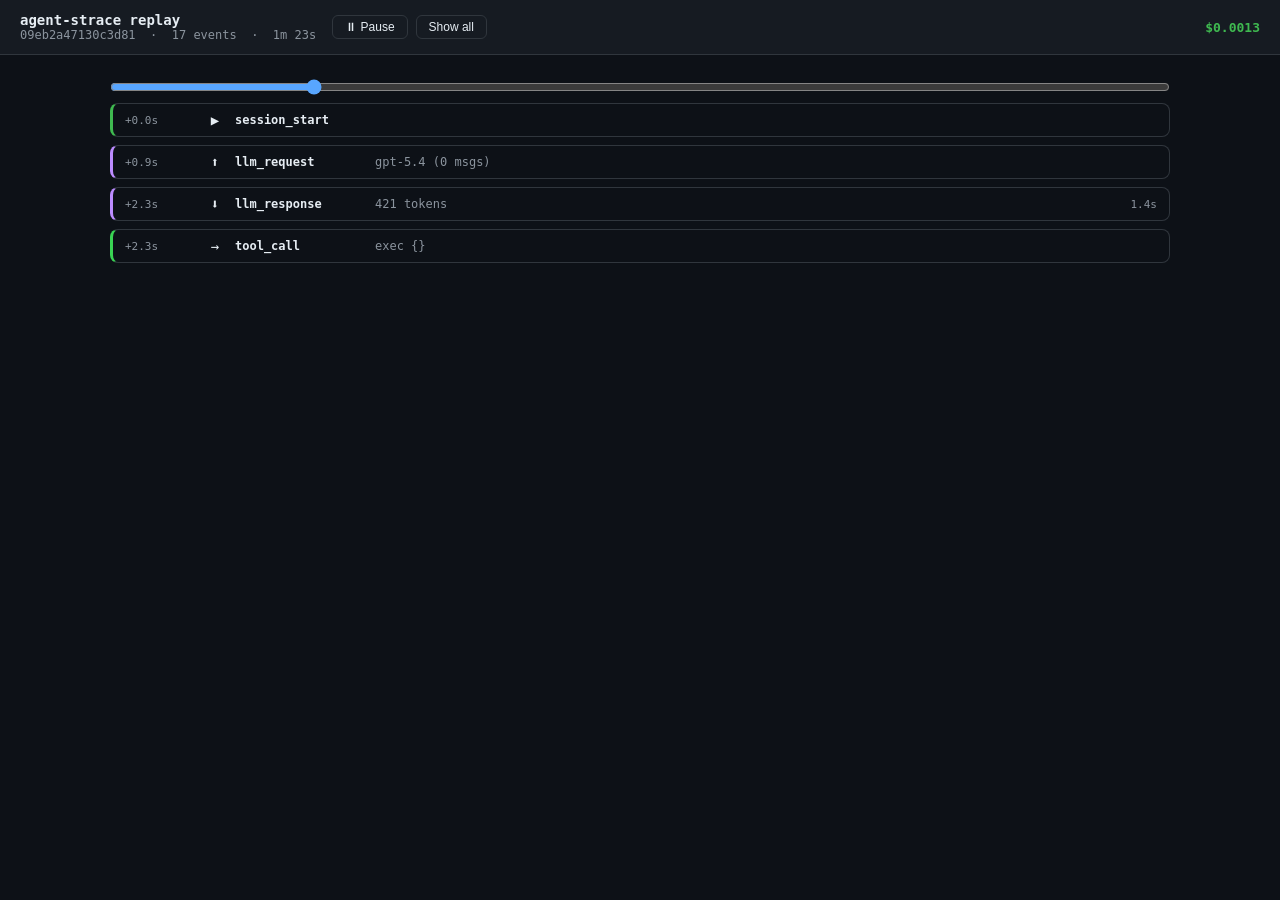
<file: docs/evidence/2026-09-05/aws-harness/replay.html>
<!DOCTYPE html>
<html lang="en">
<head>
<meta charset="UTF-8">
<meta name="viewport" content="width=device-width, initial-scale=1.0">
<title>agent-strace: 09eb2a47130c3d81</title>
<style>
  :root {
    --bg: #0d1117; --surface: #161b22; --border: #30363d;
    --text: #e6edf3; --dim: #8b949e; --green: #3fb950; --red: #f85149;
    --yellow: #d29922; --blue: #58a6ff; --purple: #bc8cff; --cyan: #39d353;
  }
  * { box-sizing: border-box; margin: 0; padding: 0; }
  body { background: var(--bg); color: var(--text); font-family: 'SF Mono', 'Fira Code', monospace; font-size: 13px; }
  header { background: var(--surface); border-bottom: 1px solid var(--border); padding: 12px 20px; display: flex; align-items: center; gap: 16px; position: sticky; top: 0; z-index: 10; }
  header h1 { font-size: 14px; font-weight: 600; }
  .meta { color: var(--dim); font-size: 12px; }
  .cost-counter { margin-left: auto; color: var(--green); font-weight: 600; }
  .controls { display: flex; gap: 8px; }
  button { background: var(--surface); border: 1px solid var(--border); color: var(--text); padding: 4px 12px; border-radius: 6px; cursor: pointer; font-size: 12px; }
  button:hover { background: var(--border); }
  #timeline { padding: 16px 20px; max-width: 1100px; margin: 0 auto; }
  .event { border: 1px solid var(--border); border-radius: 8px; margin-bottom: 8px; overflow: hidden; opacity: 0; transform: translateY(4px); transition: opacity 0.2s, transform 0.2s; }
  .event.visible { opacity: 1; transform: none; }
  .event-header { display: flex; align-items: center; gap: 10px; padding: 8px 12px; cursor: pointer; user-select: none; }
  .event-header:hover { background: rgba(255,255,255,0.03); }
  .ts { color: var(--dim); font-size: 11px; min-width: 70px; }
  .icon { font-size: 14px; min-width: 20px; text-align: center; }
  .type { font-weight: 600; font-size: 12px; min-width: 130px; }
  .summary { color: var(--dim); font-size: 12px; flex: 1; overflow: hidden; text-overflow: ellipsis; white-space: nowrap; }
  .dur { color: var(--dim); font-size: 11px; margin-left: auto; }
  .event-body { display: none; padding: 10px 12px; border-top: 1px solid var(--border); background: rgba(0,0,0,0.2); }
  .event-body.open { display: block; }
  pre { white-space: pre-wrap; word-break: break-all; font-size: 12px; color: var(--dim); max-height: 300px; overflow-y: auto; }
  .type-tool_call { border-left: 3px solid var(--cyan); }
  .type-tool_result { border-left: 3px solid var(--blue); }
  .type-llm_request { border-left: 3px solid var(--purple); }
  .type-llm_response { border-left: 3px solid var(--purple); }
  .type-session_start, .type-session_end { border-left: 3px solid var(--green); }
  .type-error { border-left: 3px solid var(--red); }
  .type-user_prompt { border-left: 3px solid var(--green); }
  .type-assistant_response { border-left: 3px solid var(--purple); }
  .type-file_read, .type-file_write { border-left: 3px solid var(--yellow); }
  #scrubber { width: 100%; margin: 8px 0; accent-color: var(--blue); }
  .paused { opacity: 0.5; }
</style>
</head>
<body>
<header>
  <div>
    <h1>agent-strace replay</h1>
    <div class="meta">09eb2a47130c3d81 &nbsp;·&nbsp; 17 events &nbsp;·&nbsp; 1m 23s</div>
  </div>
  <div class="controls">
    <button id="btn-play" onclick="togglePlay()">⏸ Pause</button>
    <button onclick="showAll()">Show all</button>
  </div>
  <div class="cost-counter">$<span id="cost">0.0000</span></div>
</header>
<div id="timeline">
  <input type="range" id="scrubber" min="0" max="16" value="0" oninput="scrubTo(this.value)">
</div>
<script>
const EVENTS = [{"event_type":"session_start","event_id":"82045f25acc4587f7586e307ede4b93e","_offset":0.0,"duration_ms":null,"data":{"agent_name":"agent-harness","harness":{"run_id":"09eb2a47130c3d81d227208453965829","sequence":2,"source_type":"run.started"}}},{"event_type":"llm_request","event_id":"fb3c8963b152c5dccf22bb68604b7102","_offset":0.89,"duration_ms":null,"data":{"harness":{"admission":{"input_tokens":363,"max_output_tokens":2048,"reserved_usd":0.0316275},"run_id":"09eb2a47130c3d81d227208453965829","sequence":6,"source_type":"model.requested"},"model":"gpt-5.4"}},{"event_type":"llm_response","event_id":"6f6884b05d95cfa0c8b40339050e9510","_offset":2.318,"duration_ms":1427.4332523345947,"data":{"harness":{"provider":{"id":"resp_[REDACTED:hex-token]","status":"completed"},"run_id":"09eb2a47130c3d81d227208453965829","sequence":7,"source_type":"model.responded"},"input_tokens":363,"model":"gpt-5.4","output_tokens":58,"total_tokens":421}},{"event_type":"tool_call","event_id":"6f2b240db4fab6166fe6e67ed02b5808","_offset":2.319,"duration_ms":null,"data":{"harness":{"arguments":"omitted","call_id":"call_Y4hIjYNNAHGhhdx6YZHQ0Chi","run_id":"09eb2a47130c3d81d227208453965829","sequence":8,"source_type":"tool.requested"},"tool_name":"exec"}},{"event_type":"tool_result","event_id":"81fe882894b880483ede9b8555f09901","_offset":21.376,"duration_ms":19056.381940841675,"data":{"harness":{"call_id":"call_Y4hIjYNNAHGhhdx6YZHQ0Chi","run_id":"09eb2a47130c3d81d227208453965829","sequence":13,"source_type":"tool.finished"},"result":{"exit_code":0,"truncated":false},"tool_name":"exec"}},{"event_type":"llm_request","event_id":"1bea8d8f9185352cb0210ec9ba7818e8","_offset":21.603,"duration_ms":null,"data":{"harness":{"admission":{"input_tokens":539,"max_output_tokens":2048,"reserved_usd":0.0320675},"run_id":"09eb2a47130c3d81d227208453965829","sequence":15,"source_type":"model.requested"},"model":"gpt-5.4"}},{"event_type":"llm_response","event_id":"a045197c792b7130c5794b3f73ffc1c7","_offset":22.646,"duration_ms":1042.1760082244873,"data":{"harness":{"provider":{"id":"resp_[REDACTED:hex-token]","status":"completed"},"run_id":"09eb2a47130c3d81d227208453965829","sequence":16,"source_type":"model.responded"},"input_tokens":539,"model":"gpt-5.4","output_tokens":41,"total_tokens":580}},{"event_type":"tool_call","event_id":"c7743c4d00c580f024a6be34591d1100","_offset":22.647,"duration_ms":null,"data":{"harness":{"arguments":"omitted","call_id":"call_UF2m3TC86Ae61HYHBGFNsdHx","run_id":"09eb2a47130c3d81d227208453965829","sequence":17,"source_type":"tool.requested"},"tool_name":"exec"}},{"event_type":"tool_result","event_id":"0878eca420c43aceb51bc797e4721469","_offset":41.601,"duration_ms":18954.110383987427,"data":{"harness":{"call_id":"call_UF2m3TC86Ae61HYHBGFNsdHx","run_id":"09eb2a47130c3d81d227208453965829","sequence":22,"source_type":"tool.finished"},"result":{"exit_code":0,"truncated":false},"tool_name":"exec"}},{"event_type":"llm_request","event_id":"991f41c1e1c95db40487b01f09566e6f","_offset":42.918,"duration_ms":null,"data":{"harness":{"admission":{"input_tokens":635,"max_output_tokens":2048,"reserved_usd":0.0323075},"run_id":"09eb2a47130c3d81d227208453965829","sequence":24,"source_type":"model.requested"},"model":"gpt-5.4"}},{"event_type":"llm_response","event_id":"fbc962c3cf2fa8a76632ac6c5d9c112e","_offset":45.984,"duration_ms":3065.906286239624,"data":{"harness":{"provider":{"id":"resp_[REDACTED:hex-token]","status":"completed"},"run_id":"09eb2a47130c3d81d227208453965829","sequence":25,"source_type":"model.responded"},"input_tokens":635,"model":"gpt-5.4","output_tokens":358,"total_tokens":993}},{"event_type":"tool_call","event_id":"8f70866bb8bbd5e4a5080786f49626b4","_offset":45.986,"duration_ms":null,"data":{"harness":{"arguments":"omitted","call_id":"call_LmmligrGs15xe7bqtQMqAspc","run_id":"09eb2a47130c3d81d227208453965829","sequence":26,"source_type":"tool.requested"},"tool_name":"exec"}},{"event_type":"tool_result","event_id":"d1f5795f9a9b3661d36e8d160a08848b","_offset":65.097,"duration_ms":19111.65761947632,"data":{"harness":{"call_id":"call_LmmligrGs15xe7bqtQMqAspc","run_id":"09eb2a47130c3d81d227208453965829","sequence":31,"source_type":"tool.finished"},"result":{"exit_code":0,"truncated":false},"tool_name":"exec"}},{"event_type":"llm_request","event_id":"57f79caf8643cf94d4932d4e6b8e0c18","_offset":65.293,"duration_ms":null,"data":{"harness":{"admission":{"input_tokens":1021,"max_output_tokens":2048,"reserved_usd":0.0332725},"run_id":"09eb2a47130c3d81d227208453965829","sequence":33,"source_type":"model.requested"},"model":"gpt-5.4"}},{"event_type":"llm_response","event_id":"a3cf882a583b61e49bd87356de704b93","_offset":66.802,"duration_ms":1509.0937614440918,"data":{"harness":{"provider":{"id":"resp_[REDACTED:hex-token]","status":"completed"},"run_id":"09eb2a47130c3d81d227208453965829","sequence":34,"source_type":"model.responded"},"input_tokens":1021,"model":"gpt-5.4","output_tokens":64,"total_tokens":1085}},{"event_type":"tool_call","event_id":"d770b2e9b2b86a0aedc4c7b44603ab6c","_offset":66.804,"duration_ms":null,"data":{"harness":{"arguments":"omitted","call_id":"call_nhW63yTebjbNc5SWzIKwzsjc","run_id":"09eb2a47130c3d81d227208453965829","sequence":35,"source_type":"tool.requested"},"tool_name":"finish"}},{"event_type":"session_end","event_id":"8ffa6e2c8e2bd6f5ddd44794a36eb69d","_offset":83.699,"duration_ms":null,"data":{"harness":{"run_id":"09eb2a47130c3d81d227208453965829","sequence":41,"source_type":"run.finished"},"state":"completed"}}];
const COSTS = [0.0,0.000162,0.001137,0.001284,0.002109,0.002271,0.003261,0.003408,0.004233,0.004395,0.005385,0.005532,0.006357,0.006522,0.007512,0.007659,0.007659];
let playing = true;
let currentIdx = 0;
let timer = null;

function fmtTs(offset) {
  if (offset < 60) return '+' + offset.toFixed(1) + 's';
  return '+' + Math.floor(offset/60) + 'm' + (offset%60).toFixed(0).padStart(2,'0') + 's';
}

function icon(type) {
  const m = {tool_call:'→',tool_result:'←',llm_request:'⬆',llm_response:'⬇',
    session_start:'▶',session_end:'■',file_read:'📖',file_write:'📝',
    error:'✗',user_prompt:'👤',assistant_response:'🤖',decision:'◆'};
  return m[type] || '·';
}

function summary(ev) {
  const d = ev.data || {};
  if (ev.event_type === 'tool_call') return (d.tool_name||'') + ' ' + JSON.stringify(d.arguments||{}).slice(0,60);
  if (ev.event_type === 'tool_result') return String(d.content||d.result||'').slice(0,80);
  if (ev.event_type === 'llm_request') return (d.model||'') + ' (' + (d.message_count||0) + ' msgs)';
  if (ev.event_type === 'llm_response') return (d.total_tokens||0) + ' tokens';
  if (ev.event_type === 'user_prompt') return String(d.content||'').slice(0,80);
  if (ev.event_type === 'assistant_response') return String(d.content||'').slice(0,80);
  return '';
}

function renderEvent(ev, idx) {
  const div = document.createElement('div');
  div.className = 'event type-' + ev.event_type;
  div.id = 'ev-' + idx;
  const dur = ev.duration_ms ? (ev.duration_ms < 1000 ? ev.duration_ms.toFixed(0)+'ms' : (ev.duration_ms/1000).toFixed(1)+'s') : '';
  div.innerHTML = `
    <div class="event-header" onclick="toggle(${idx})">
      <span class="ts">${fmtTs(ev._offset||0)}</span>
      <span class="icon">${icon(ev.event_type)}</span>
      <span class="type">${ev.event_type}</span>
      <span class="summary">${summary(ev)}</span>
      <span class="dur">${dur}</span>
    </div>
    <div class="event-body" id="body-${idx}">
      <pre>${JSON.stringify(ev.data||{}, null, 2)}</pre>
    </div>`;
  return div;
}

function toggle(idx) {
  const body = document.getElementById('body-' + idx);
  body.classList.toggle('open');
}

function showEvent(idx) {
  if (idx >= EVENTS.length) { playing = false; return; }
  const ev = EVENTS[idx];
  const div = renderEvent(ev, idx);
  document.getElementById('timeline').appendChild(div);
  requestAnimationFrame(() => div.classList.add('visible'));
  document.getElementById('cost').textContent = COSTS[idx].toFixed(4);
  document.getElementById('scrubber').value = idx;
  currentIdx = idx + 1;
}

function showAll() {
  clearTimeout(timer);
  playing = false;
  document.getElementById('btn-play').textContent = '▶ Play';
  while (currentIdx < EVENTS.length) showEvent(currentIdx);
}

function scrubTo(val) {
  clearTimeout(timer);
  playing = false;
  document.getElementById('btn-play').textContent = '▶ Play';
  const tl = document.getElementById('timeline');
  // Remove events after scrubber range
  const existing = tl.querySelectorAll('.event');
  existing.forEach(el => el.remove());
  currentIdx = 0;
  for (let i = 0; i <= parseInt(val); i++) showEvent(i);
}

function togglePlay() {
  playing = !playing;
  document.getElementById('btn-play').textContent = playing ? '⏸ Pause' : '▶ Play';
  if (playing) scheduleNext();
}

function scheduleNext() {
  if (!playing || currentIdx >= EVENTS.length) return;
  const ev = EVENTS[currentIdx];
  const next = EVENTS[currentIdx + 1];
  const delay = next ? Math.min((next._offset - ev._offset) * 1000 / 4, 800) : 0;
  showEvent(currentIdx);
  timer = setTimeout(scheduleNext, Math.max(delay, 80));
}

// Start playback
scheduleNext();
</script>
</body>
</html>
</file>
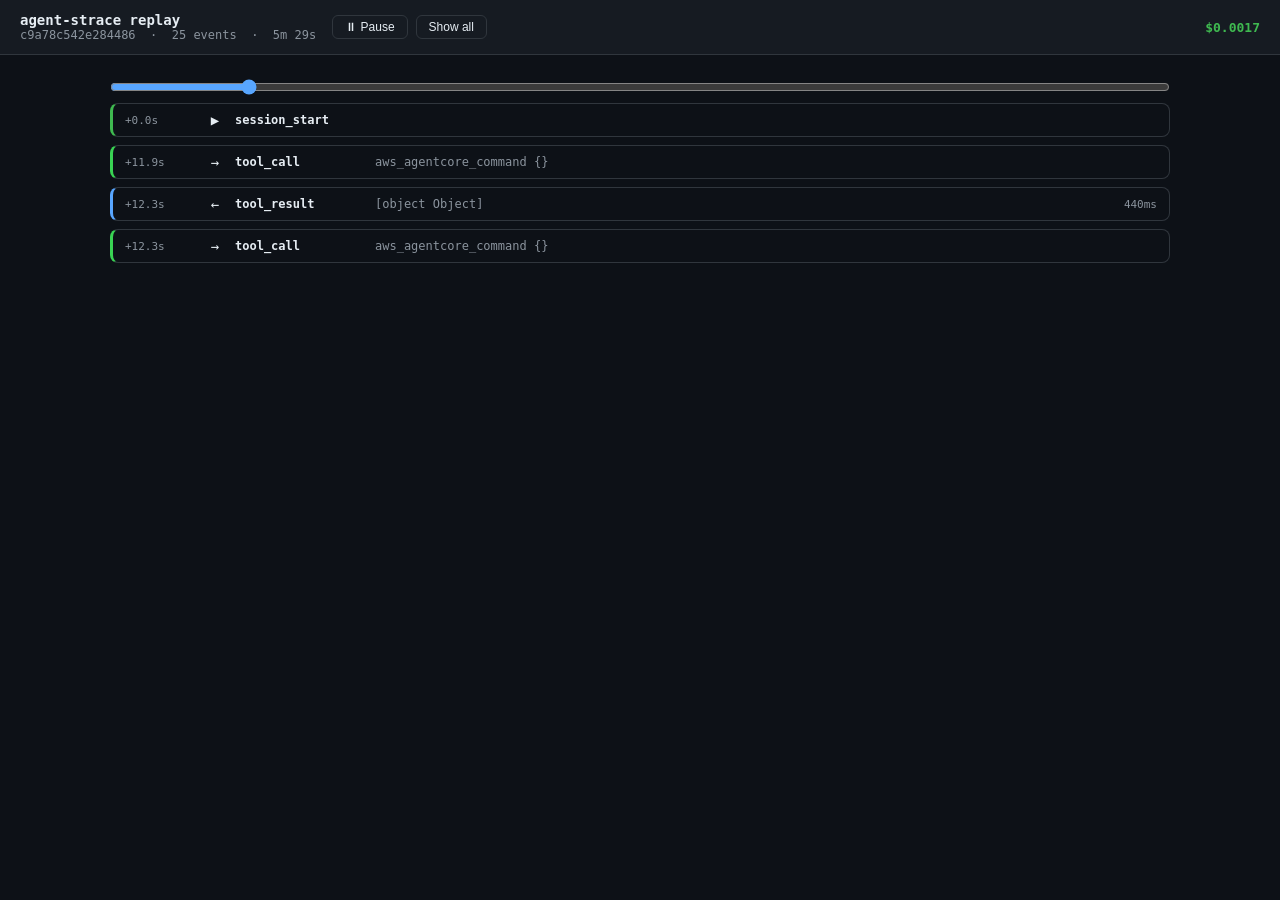
<file: docs/evidence/2026-09-05/aws-isolation/replay.html>
<!DOCTYPE html>
<html lang="en">
<head>
<meta charset="UTF-8">
<meta name="viewport" content="width=device-width, initial-scale=1.0">
<title>agent-strace: c9a78c542e284486</title>
<style>
  :root {
    --bg: #0d1117; --surface: #161b22; --border: #30363d;
    --text: #e6edf3; --dim: #8b949e; --green: #3fb950; --red: #f85149;
    --yellow: #d29922; --blue: #58a6ff; --purple: #bc8cff; --cyan: #39d353;
  }
  * { box-sizing: border-box; margin: 0; padding: 0; }
  body { background: var(--bg); color: var(--text); font-family: 'SF Mono', 'Fira Code', monospace; font-size: 13px; }
  header { background: var(--surface); border-bottom: 1px solid var(--border); padding: 12px 20px; display: flex; align-items: center; gap: 16px; position: sticky; top: 0; z-index: 10; }
  header h1 { font-size: 14px; font-weight: 600; }
  .meta { color: var(--dim); font-size: 12px; }
  .cost-counter { margin-left: auto; color: var(--green); font-weight: 600; }
  .controls { display: flex; gap: 8px; }
  button { background: var(--surface); border: 1px solid var(--border); color: var(--text); padding: 4px 12px; border-radius: 6px; cursor: pointer; font-size: 12px; }
  button:hover { background: var(--border); }
  #timeline { padding: 16px 20px; max-width: 1100px; margin: 0 auto; }
  .event { border: 1px solid var(--border); border-radius: 8px; margin-bottom: 8px; overflow: hidden; opacity: 0; transform: translateY(4px); transition: opacity 0.2s, transform 0.2s; }
  .event.visible { opacity: 1; transform: none; }
  .event-header { display: flex; align-items: center; gap: 10px; padding: 8px 12px; cursor: pointer; user-select: none; }
  .event-header:hover { background: rgba(255,255,255,0.03); }
  .ts { color: var(--dim); font-size: 11px; min-width: 70px; }
  .icon { font-size: 14px; min-width: 20px; text-align: center; }
  .type { font-weight: 600; font-size: 12px; min-width: 130px; }
  .summary { color: var(--dim); font-size: 12px; flex: 1; overflow: hidden; text-overflow: ellipsis; white-space: nowrap; }
  .dur { color: var(--dim); font-size: 11px; margin-left: auto; }
  .event-body { display: none; padding: 10px 12px; border-top: 1px solid var(--border); background: rgba(0,0,0,0.2); }
  .event-body.open { display: block; }
  pre { white-space: pre-wrap; word-break: break-all; font-size: 12px; color: var(--dim); max-height: 300px; overflow-y: auto; }
  .type-tool_call { border-left: 3px solid var(--cyan); }
  .type-tool_result { border-left: 3px solid var(--blue); }
  .type-llm_request { border-left: 3px solid var(--purple); }
  .type-llm_response { border-left: 3px solid var(--purple); }
  .type-session_start, .type-session_end { border-left: 3px solid var(--green); }
  .type-error { border-left: 3px solid var(--red); }
  .type-user_prompt { border-left: 3px solid var(--green); }
  .type-assistant_response { border-left: 3px solid var(--purple); }
  .type-file_read, .type-file_write { border-left: 3px solid var(--yellow); }
  #scrubber { width: 100%; margin: 8px 0; accent-color: var(--blue); }
  .paused { opacity: 0.5; }
</style>
</head>
<body>
<header>
  <div>
    <h1>agent-strace replay</h1>
    <div class="meta">c9a78c542e284486 &nbsp;·&nbsp; 25 events &nbsp;·&nbsp; 5m 29s</div>
  </div>
  <div class="controls">
    <button id="btn-play" onclick="togglePlay()">⏸ Pause</button>
    <button onclick="showAll()">Show all</button>
  </div>
  <div class="cost-counter">$<span id="cost">0.0000</span></div>
</header>
<div id="timeline">
  <input type="range" id="scrubber" min="0" max="24" value="0" oninput="scrubTo(this.value)">
</div>
<script>
const EVENTS = [{"event_type":"session_start","event_id":"804ba313fd8ef23badd5db0969bded89","_offset":0.0,"duration_ms":null,"data":{"agent_name":"agent-harness-aws-probe","harness":{"backend":"aws-agentcore","origin":"controller","source_sequence":1,"source_type":"probe.started"}}},{"event_type":"tool_call","event_id":"5b843bd84b3091e225cc541126802cd1","_offset":11.904,"duration_ms":null,"data":{"harness":{"backend":"aws-agentcore","call_id":"c9a78c542e28448636c0dca02d88d1cf-3","origin":"controller","request":{"check":"nonroot_and_tools","command_sha256":"[REDACTED:hex-token]","profile":"work","session_label":"work","timeout_seconds":20},"source_sequence":3,"source_type":"command.requested"},"tool_name":"aws_agentcore_command"}},{"event_type":"tool_result","event_id":"2c01ef34494a7292e3e1ddbfc89ddf18","_offset":12.344,"duration_ms":440.45233726501465,"data":{"harness":{"backend":"aws-agentcore","origin":"controller","source_sequence":4,"source_type":"command.observed"},"result":{"exit_code":0,"finished":true,"parent_event_id":"5b843bd84b3091e225cc541126802cd1","started":true,"status":"COMPLETED","truncated":false},"tool_name":"aws_agentcore_command"}},{"event_type":"tool_call","event_id":"b68db9329e350a560da40c4dd2a9bc06","_offset":12.346,"duration_ms":null,"data":{"harness":{"backend":"aws-agentcore","call_id":"c9a78c542e28448636c0dca02d88d1cf-5","origin":"controller","request":{"check":"command_network_isolation","command_sha256":"[REDACTED:hex-token]","profile":"work","session_label":"work","timeout_seconds":20},"source_sequence":5,"source_type":"command.requested"},"tool_name":"aws_agentcore_command"}},{"event_type":"tool_result","event_id":"9ec185ebd433e67b21b1268eb52d61f7","_offset":12.669,"duration_ms":323.4398365020752,"data":{"harness":{"backend":"aws-agentcore","origin":"controller","source_sequence":6,"source_type":"command.observed"},"result":{"exit_code":0,"finished":true,"parent_event_id":"b68db9329e350a560da40c4dd2a9bc06","started":true,"status":"COMPLETED","truncated":false},"tool_name":"aws_agentcore_command"}},{"event_type":"tool_call","event_id":"8fe14b7b20161b8dc0a738403e0f2630","_offset":12.672,"duration_ms":null,"data":{"harness":{"backend":"aws-agentcore","call_id":"c9a78c542e28448636c0dca02d88d1cf-8","origin":"controller","request":{"check":"original_bug_rejected","command_sha256":"[REDACTED:hex-token]","profile":"work","session_label":"work","timeout_seconds":20},"source_sequence":8,"source_type":"command.requested"},"tool_name":"aws_agentcore_command"}},{"event_type":"tool_result","event_id":"6b6cd684584c1168724ef1bed649147a","_offset":13.003,"duration_ms":330.6112289428711,"data":{"harness":{"backend":"aws-agentcore","origin":"controller","source_sequence":9,"source_type":"command.observed"},"result":{"exit_code":1,"finished":true,"parent_event_id":"8fe14b7b20161b8dc0a738403e0f2630","started":true,"status":"COMPLETED","truncated":false},"tool_name":"aws_agentcore_command"}},{"event_type":"tool_call","event_id":"16876c463f85bf42e51f8fffe3712c15","_offset":13.005,"duration_ms":null,"data":{"harness":{"backend":"aws-agentcore","call_id":"c9a78c542e28448636c0dca02d88d1cf-10","origin":"controller","request":{"check":"apply_real_gpt54_patch","command_sha256":"[REDACTED:hex-token]","profile":"work","session_label":"work","timeout_seconds":20},"source_sequence":10,"source_type":"command.requested"},"tool_name":"aws_agentcore_command"}},{"event_type":"tool_result","event_id":"6ac026d90535e41a748e5ded6b9e1f9d","_offset":13.296,"duration_ms":291.47982597351074,"data":{"harness":{"backend":"aws-agentcore","origin":"controller","source_sequence":11,"source_type":"command.observed"},"result":{"exit_code":0,"finished":true,"parent_event_id":"16876c463f85bf42e51f8fffe3712c15","started":true,"status":"COMPLETED","truncated":false},"tool_name":"aws_agentcore_command"}},{"event_type":"tool_call","event_id":"41e2bedf4fa46179130e02fec1ccfb82","_offset":13.299,"duration_ms":null,"data":{"harness":{"backend":"aws-agentcore","call_id":"c9a78c542e28448636c0dca02d88d1cf-12","origin":"controller","request":{"check":"file_persistence","command_sha256":"[REDACTED:hex-token]","profile":"work","session_label":"work","timeout_seconds":20},"source_sequence":12,"source_type":"command.requested"},"tool_name":"aws_agentcore_command"}},{"event_type":"tool_result","event_id":"72327e420bad502f420018ae18d25660","_offset":13.585,"duration_ms":286.2884998321533,"data":{"harness":{"backend":"aws-agentcore","origin":"controller","source_sequence":13,"source_type":"command.observed"},"result":{"exit_code":0,"finished":true,"parent_event_id":"41e2bedf4fa46179130e02fec1ccfb82","started":true,"status":"COMPLETED","truncated":false},"tool_name":"aws_agentcore_command"}},{"event_type":"tool_call","event_id":"94078da8e6ee8aa5bffa2aae83ded9d7","_offset":18.98,"duration_ms":null,"data":{"harness":{"backend":"aws-agentcore","call_id":"c9a78c542e28448636c0dca02d88d1cf-14","origin":"controller","request":{"check":"fresh_session_candidate_transfer","command_sha256":"[REDACTED:hex-token]","profile":"work","session_label":"verification","timeout_seconds":20},"source_sequence":14,"source_type":"command.requested"},"tool_name":"aws_agentcore_command"}},{"event_type":"tool_result","event_id":"2433137d67b77f94d301d8778c9f7ba7","_offset":19.389,"duration_ms":408.4467887878418,"data":{"harness":{"backend":"aws-agentcore","origin":"controller","source_sequence":15,"source_type":"command.observed"},"result":{"exit_code":0,"finished":true,"parent_event_id":"94078da8e6ee8aa5bffa2aae83ded9d7","started":true,"status":"COMPLETED","truncated":false},"tool_name":"aws_agentcore_command"}},{"event_type":"tool_call","event_id":"a1a436f3d11012b3bf6fa3a42c734a2c","_offset":19.391,"duration_ms":null,"data":{"harness":{"backend":"aws-agentcore","call_id":"c9a78c542e28448636c0dca02d88d1cf-16","origin":"controller","request":{"check":"verifier_write_isolation","command_sha256":"[REDACTED:hex-token]","profile":"verify","session_label":"verification","timeout_seconds":20},"source_sequence":16,"source_type":"command.requested"},"tool_name":"aws_agentcore_command"}},{"event_type":"tool_result","event_id":"8feb5bde0be05c8645e67a4612215d16","_offset":19.69,"duration_ms":299.65686798095703,"data":{"harness":{"backend":"aws-agentcore","origin":"controller","source_sequence":17,"source_type":"command.observed"},"result":{"exit_code":0,"finished":true,"parent_event_id":"a1a436f3d11012b3bf6fa3a42c734a2c","started":true,"status":"COMPLETED","truncated":false},"tool_name":"aws_agentcore_command"}},{"event_type":"tool_call","event_id":"30b759859d27270e6df7918a732ce5ac","_offset":19.693,"duration_ms":null,"data":{"harness":{"backend":"aws-agentcore","call_id":"c9a78c542e28448636c0dca02d88d1cf-19","origin":"controller","request":{"check":"fresh_session_verification","command_sha256":"[REDACTED:hex-token]","profile":"verify","session_label":"verification","timeout_seconds":20},"source_sequence":19,"source_type":"command.requested"},"tool_name":"aws_agentcore_command"}},{"event_type":"tool_result","event_id":"4224418114490b8e5a2f0af747ea8812","_offset":20.008,"duration_ms":314.9089813232422,"data":{"harness":{"backend":"aws-agentcore","origin":"controller","source_sequence":20,"source_type":"command.observed"},"result":{"exit_code":0,"finished":true,"parent_event_id":"30b759859d27270e6df7918a732ce5ac","started":true,"status":"COMPLETED","truncated":false},"tool_name":"aws_agentcore_command"}},{"event_type":"tool_call","event_id":"0ab140b24c271892681457869ef740c3","_offset":20.01,"duration_ms":null,"data":{"harness":{"backend":"aws-agentcore","call_id":"c9a78c542e28448636c0dca02d88d1cf-21","origin":"controller","request":{"check":"nonzero_exit_and_stderr","command_sha256":"[REDACTED:hex-token]","profile":"work","session_label":"work","timeout_seconds":10},"source_sequence":21,"source_type":"command.requested"},"tool_name":"aws_agentcore_command"}},{"event_type":"tool_result","event_id":"de9a3f272e0d7c2a32befa87e03ae1b4","_offset":20.262,"duration_ms":252.10857391357422,"data":{"harness":{"backend":"aws-agentcore","origin":"controller","source_sequence":22,"source_type":"command.observed"},"result":{"exit_code":7,"finished":true,"parent_event_id":"0ab140b24c271892681457869ef740c3","started":true,"status":"COMPLETED","truncated":false},"tool_name":"aws_agentcore_command"}},{"event_type":"tool_call","event_id":"f65a9d20451f823da7d859a6314a6c4a","_offset":20.265,"duration_ms":null,"data":{"harness":{"backend":"aws-agentcore","call_id":"c9a78c542e28448636c0dca02d88d1cf-23","origin":"controller","request":{"check":"bounded_output","command_sha256":"[REDACTED:hex-token]","profile":"work","session_label":"work","timeout_seconds":20},"source_sequence":23,"source_type":"command.requested"},"tool_name":"aws_agentcore_command"}},{"event_type":"tool_result","event_id":"6af6d65495979f114e99947976dd9ea1","_offset":20.678,"duration_ms":413.35272789001465,"data":{"harness":{"backend":"aws-agentcore","origin":"controller","source_sequence":24,"source_type":"command.observed"},"result":{"exit_code":0,"finished":true,"parent_event_id":"f65a9d20451f823da7d859a6314a6c4a","started":true,"status":"COMPLETED","truncated":true},"tool_name":"aws_agentcore_command"}},{"event_type":"tool_call","event_id":"435f88c3815f5e900f46476103ef66d2","_offset":20.682,"duration_ms":null,"data":{"harness":{"backend":"aws-agentcore","call_id":"c9a78c542e28448636c0dca02d88d1cf-25","origin":"controller","request":{"check":"server_timeout","command_sha256":"[REDACTED:hex-token]","profile":"work","session_label":"work","timeout_seconds":2},"source_sequence":25,"source_type":"command.requested"},"tool_name":"aws_agentcore_command"}},{"event_type":"tool_result","event_id":"fb76873492a6e92af40a81f1c2cf4e10","_offset":22.85,"duration_ms":2167.6347255706787,"data":{"harness":{"backend":"aws-agentcore","origin":"controller","source_sequence":26,"source_type":"command.observed"},"result":{"exit_code":-1,"finished":true,"parent_event_id":"435f88c3815f5e900f46476103ef66d2","started":true,"status":"TIMED_OUT","truncated":false},"tool_name":"aws_agentcore_command"}},{"event_type":"tool_call","event_id":"8c531fa3a26a232c8b34ded6cd04544d","_offset":23.316,"duration_ms":null,"data":{"harness":{"backend":"aws-agentcore","call_id":"c9a78c542e28448636c0dca02d88d1cf-27","origin":"controller","request":{"check":"controller_disconnect","command_sha256":"[REDACTED:hex-token]","profile":"work","session_label":"cancellation","timeout_seconds":10},"source_sequence":27,"source_type":"command.requested"},"tool_name":"aws_agentcore_command"}},{"event_type":"session_end","event_id":"8ad562751270a28eb93783692a7d5ee1","_offset":329.168,"duration_ms":null,"data":{"harness":{"backend":"aws-agentcore","origin":"controller","source_sequence":31,"source_type":"probe.finished"},"state":"completed"}}];
const COSTS = [0.0,0.00027,0.00147,0.001746,0.002946,0.003219,0.004419,0.004695,0.005895,0.006165,0.007365,0.007653,0.008853,0.009138,0.010338,0.010623,0.011823,0.012099,0.013299,0.013569,0.014769,0.015039,0.016239,0.016521,0.016521];
let playing = true;
let currentIdx = 0;
let timer = null;

function fmtTs(offset) {
  if (offset < 60) return '+' + offset.toFixed(1) + 's';
  return '+' + Math.floor(offset/60) + 'm' + (offset%60).toFixed(0).padStart(2,'0') + 's';
}

function icon(type) {
  const m = {tool_call:'→',tool_result:'←',llm_request:'⬆',llm_response:'⬇',
    session_start:'▶',session_end:'■',file_read:'📖',file_write:'📝',
    error:'✗',user_prompt:'👤',assistant_response:'🤖',decision:'◆'};
  return m[type] || '·';
}

function summary(ev) {
  const d = ev.data || {};
  if (ev.event_type === 'tool_call') return (d.tool_name||'') + ' ' + JSON.stringify(d.arguments||{}).slice(0,60);
  if (ev.event_type === 'tool_result') return String(d.content||d.result||'').slice(0,80);
  if (ev.event_type === 'llm_request') return (d.model||'') + ' (' + (d.message_count||0) + ' msgs)';
  if (ev.event_type === 'llm_response') return (d.total_tokens||0) + ' tokens';
  if (ev.event_type === 'user_prompt') return String(d.content||'').slice(0,80);
  if (ev.event_type === 'assistant_response') return String(d.content||'').slice(0,80);
  return '';
}

function renderEvent(ev, idx) {
  const div = document.createElement('div');
  div.className = 'event type-' + ev.event_type;
  div.id = 'ev-' + idx;
  const dur = ev.duration_ms ? (ev.duration_ms < 1000 ? ev.duration_ms.toFixed(0)+'ms' : (ev.duration_ms/1000).toFixed(1)+'s') : '';
  div.innerHTML = `
    <div class="event-header" onclick="toggle(${idx})">
      <span class="ts">${fmtTs(ev._offset||0)}</span>
      <span class="icon">${icon(ev.event_type)}</span>
      <span class="type">${ev.event_type}</span>
      <span class="summary">${summary(ev)}</span>
      <span class="dur">${dur}</span>
    </div>
    <div class="event-body" id="body-${idx}">
      <pre>${JSON.stringify(ev.data||{}, null, 2)}</pre>
    </div>`;
  return div;
}

function toggle(idx) {
  const body = document.getElementById('body-' + idx);
  body.classList.toggle('open');
}

function showEvent(idx) {
  if (idx >= EVENTS.length) { playing = false; return; }
  const ev = EVENTS[idx];
  const div = renderEvent(ev, idx);
  document.getElementById('timeline').appendChild(div);
  requestAnimationFrame(() => div.classList.add('visible'));
  document.getElementById('cost').textContent = COSTS[idx].toFixed(4);
  document.getElementById('scrubber').value = idx;
  currentIdx = idx + 1;
}

function showAll() {
  clearTimeout(timer);
  playing = false;
  document.getElementById('btn-play').textContent = '▶ Play';
  while (currentIdx < EVENTS.length) showEvent(currentIdx);
}

function scrubTo(val) {
  clearTimeout(timer);
  playing = false;
  document.getElementById('btn-play').textContent = '▶ Play';
  const tl = document.getElementById('timeline');
  // Remove events after scrubber range
  const existing = tl.querySelectorAll('.event');
  existing.forEach(el => el.remove());
  currentIdx = 0;
  for (let i = 0; i <= parseInt(val); i++) showEvent(i);
}

function togglePlay() {
  playing = !playing;
  document.getElementById('btn-play').textContent = playing ? '⏸ Pause' : '▶ Play';
  if (playing) scheduleNext();
}

function scheduleNext() {
  if (!playing || currentIdx >= EVENTS.length) return;
  const ev = EVENTS[currentIdx];
  const next = EVENTS[currentIdx + 1];
  const delay = next ? Math.min((next._offset - ev._offset) * 1000 / 4, 800) : 0;
  showEvent(currentIdx);
  timer = setTimeout(scheduleNext, Math.max(delay, 80));
}

// Start playback
scheduleNext();
</script>
</body>
</html>
</file>
